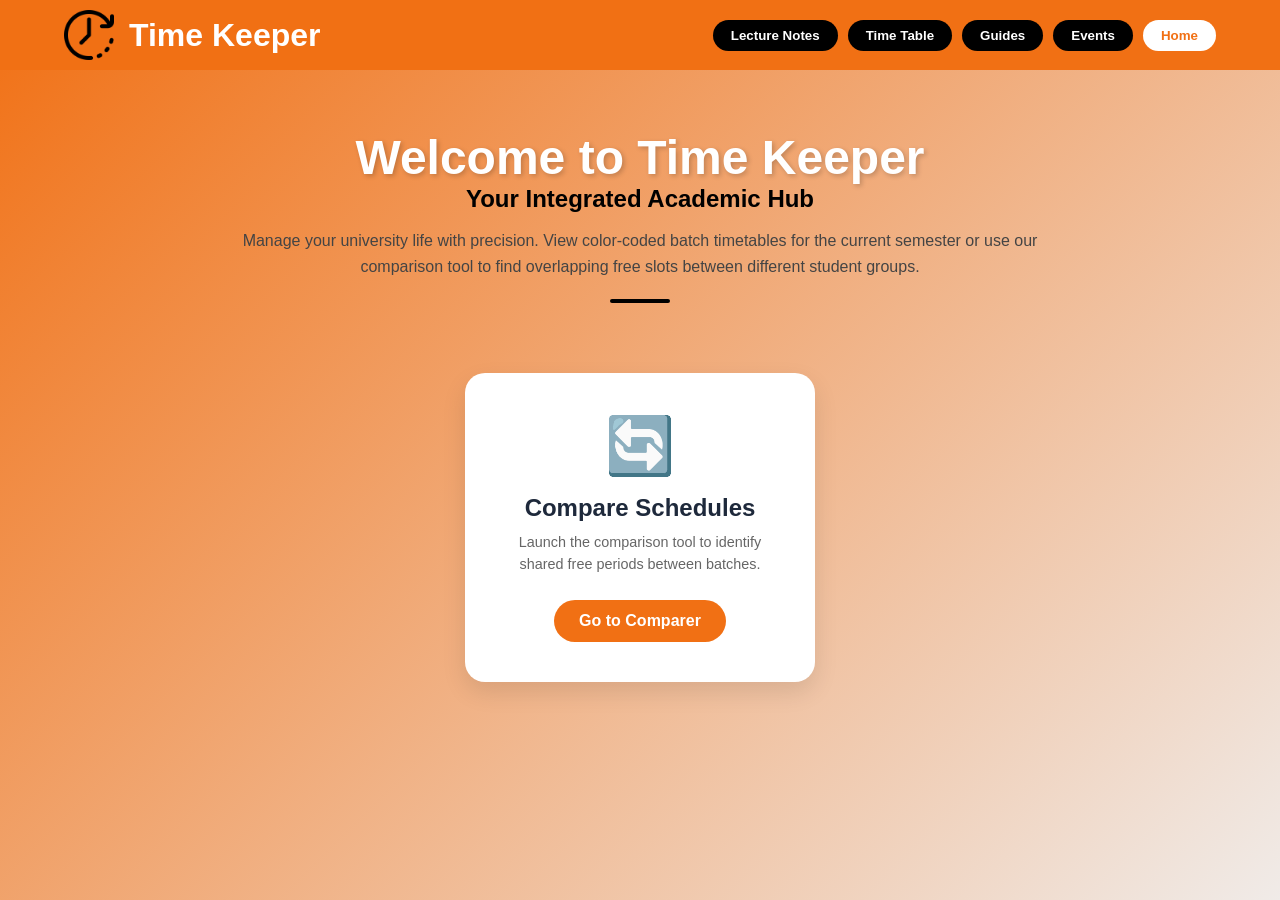
<file: hackthon web project/hackthon web project/index.html>
<!DOCTYPE html>
<html lang="en">
<head>
    <meta charset="UTF-8">
    <meta name="viewport" content="width=device-width, initial-scale=1.0">
    <title>TimeKeeper | Home</title>
    <link rel="preconnect" href="https://fonts.googleapis.com">
    <link rel="preconnect" href="https://fonts.gstatic.com" crossorigin>
    <link href="https://fonts.googleapis.com/css2?family=JetBrains+Mono:wght@100..800&display=swap" rel="stylesheet">
    <link rel="stylesheet" href="style.css">
    <link rel="icon" type="image/x-icon" href="00 - images/unnamed.png">
    <script src="func.js"></script>
</head>
<body>

    <header id="header">
        <div id="imgtitle">
            <img src="00 - images/wall-clock.png" alt="Logo" width="50px">
            <h1 id="title">Time Keeper</h1>
        </div>
        <nav id="links">
            <button class="nav-btn" onclick="Notes()">Lecture Notes</button>
            <button class="nav-btn" onclick="Time()">Time Table</button>
            <button class="nav-btn" onclick="Guides()">Guides</button>
            <button class="nav-btn" onclick="Events()">Events</button>
            <button class="nav-btn active-page" onclick="Home()">Home</button>
        </nav>
    </header>

    <main class="container">
        <section class="hero-section center-text">
            <h2 class="welcome-title">Welcome to Time Keeper</h2>
            <p class="welcome-subtitle">Your Integrated Academic Hub</p>
            <p class="welcome-desc">Manage your university life with precision. View color-coded batch timetables for the current semester or use our comparison tool to find overlapping free slots between different student groups.</p>
            <div class="header-divider"></div>
        </section>

        <div class="dashboard-grid">
            <div class="feature-card">
                <div class="card-icon">🔄</div>
                <h3>Compare Schedules</h3>
                <p>Launch the comparison tool to identify shared free periods between batches.</p>
                <a href="secondary%20pages/timetable/timetable.html" class="cta-button">Go to Comparer</a>
            </div>
        </div>
    </main>

    <!-- Chatbase AI Chatbot -->
    <script>
        (function(){if(!window.chatbase||window.chatbase("getState")!=="initialized"){window.chatbase=(...arguments)=>{if(!window.chatbase.q){window.chatbase.q=[]}window.chatbase.q.push(arguments)};window.chatbase=new Proxy(window.chatbase,{get(target,prop){if(prop==="q"){return target.q}return(...args)=>target(prop,...args)}})}const onLoad=function(){const script=document.createElement("script");script.src="https://www.chatbase.co/embed.min.js";script.id="HdjCmno4SoO4QZL9_IvTQ";script.domain="www.chatbase.co";document.body.appendChild(script)};if(document.readyState==="complete"){onLoad()}else{window.addEventListener("load",onLoad)}})();
    </script>

</body>
</html>
</file>
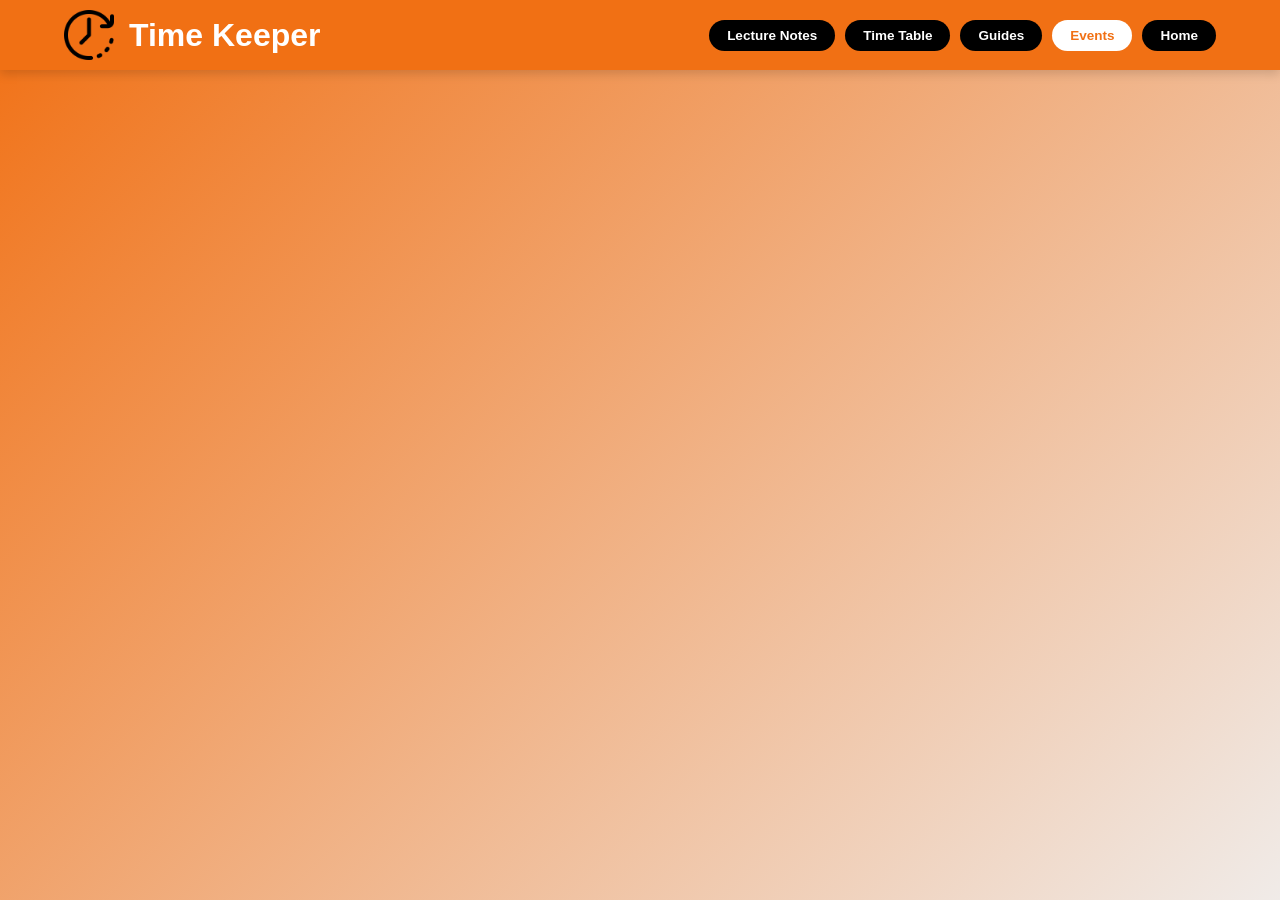
<file: hackthon web project/hackthon web project/secondary pages/events/events.html>
<!DOCTYPE html>
<html lang="en">
<head>
    <meta charset="UTF-8">
    <meta name="viewport" content="width=device-width, initial-scale=1.0">
    <title>Events and Notices | TimeKeeper</title>
    <link rel="preconnect" href="https://fonts.googleapis.com">
    <link rel="preconnect" href="https://fonts.gstatic.com" crossorigin>
    <link href="https://fonts.googleapis.com/css2?family=JetBrains+Mono:wght@100..800&display=swap" rel="stylesheet">
    <link rel="stylesheet" href="style.css">
    <link rel="icon" type="image/x-icon" href="/00 - images/unnamed.png">
    <script src="../nav.js"></script>
    <script>
        function Home()   { window.location.href = "../../index.html" }
        function Notes()  { window.location.href = "../lecture%20notes/lecture.html" }
        function Time()   { window.location.href = "../timetable/timetable.html" }
        function Guides() { window.location.href = "../guides/guides.html" }
        function Events() { window.location.href = "../events/events.html" }
    </script>
</head>
<body>

    <header id="header">
        <div id="imgtitle">
            <img src="../../00 - images/wall-clock.png" alt="Logo" width="50px">
            <h1 id="title">Time Keeper</h1>
        </div>
        <nav id="links">
            <button class="nav-btn" onclick="Notes()">Lecture Notes</button>
            <button class="nav-btn" onclick="Time()">Time Table</button>
            <button class="nav-btn" onclick="Guides()">Guides</button>
            <button class="nav-btn active-page" onclick="Events()">Events</button>
            <button class="nav-btn" onclick="Home()">Home</button>
        </nav>
    </header>

    <main class="container">
        <!-- Your content goes here -->
    </main>

</body>
</html>
</file>
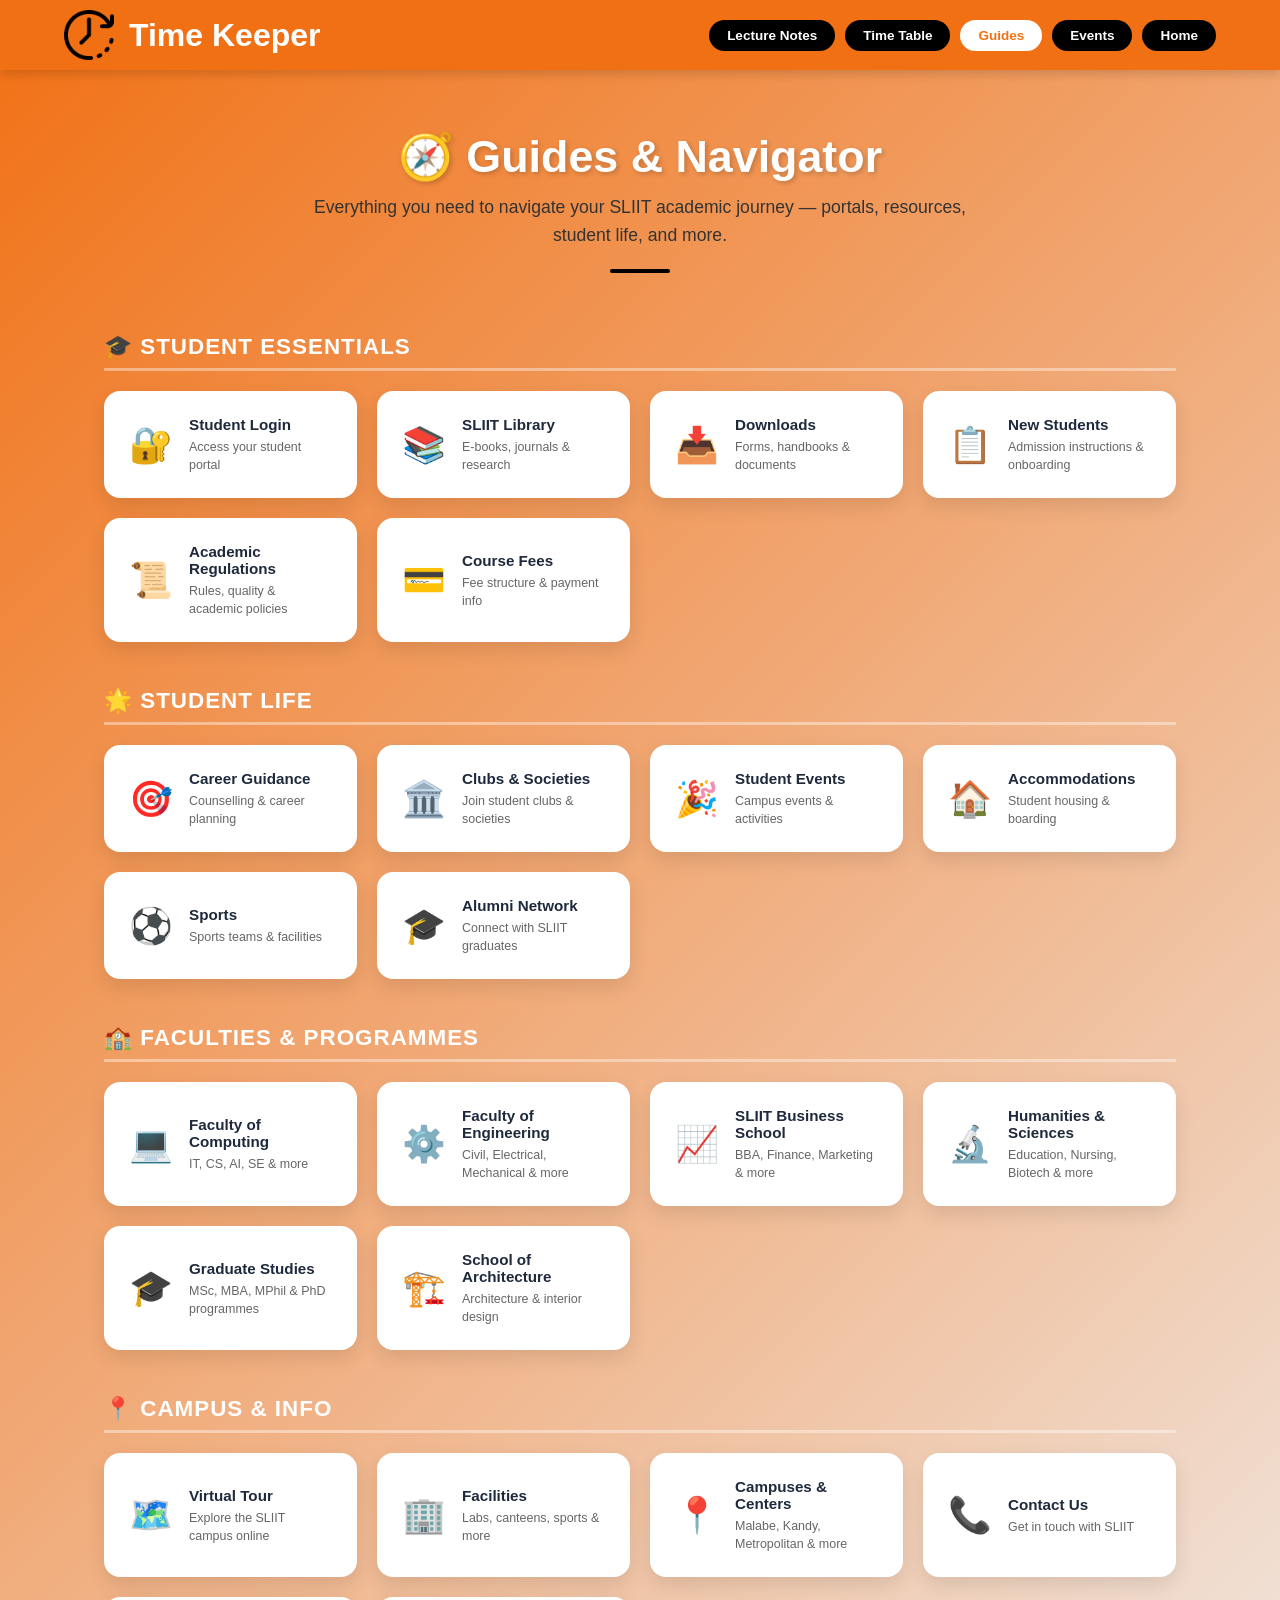
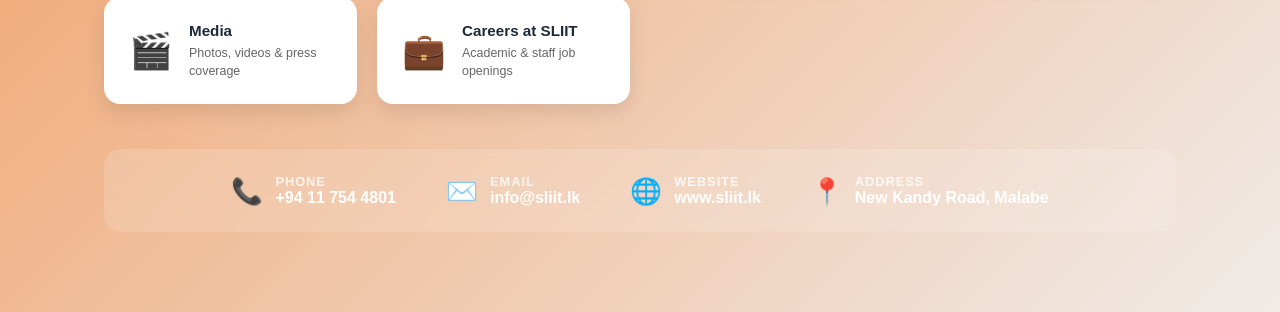
<file: hackthon web project/hackthon web project/secondary pages/guides/guides.html>
<!DOCTYPE html>
<html lang="en">
<head>
    <meta charset="UTF-8">
    <meta name="viewport" content="width=device-width, initial-scale=1.0">
    <title>Guides & Navigator | TimeKeeper</title>
    <link rel="preconnect" href="https://fonts.googleapis.com">
    <link rel="preconnect" href="https://fonts.gstatic.com" crossorigin>
    <link href="https://fonts.googleapis.com/css2?family=JetBrains+Mono:wght@100..800&display=swap" rel="stylesheet">
    <link rel="stylesheet" href="style.css">
    <link rel="icon" type="image/x-icon" href="/00 - images/unnamed.png">
    <script src="../nav.js"></script>
    <script>
        function Home()   { window.location.href = "../../index.html" }
        function Notes()  { window.location.href = "../lecture%20notes/lecture.html" }
        function Time()   { window.location.href = "../timetable/timetable.html" }
        function Guides() { window.location.href = "../guides/guides.html" }
        function Events() { window.location.href = "../events/events.html" }
    </script>
</head>
<body>
 
    <header id="header">
        <div id="imgtitle">
            <img src="../../00 - images/wall-clock.png" alt="Logo" width="50px">
            <h1 id="title">Time Keeper</h1>
        </div>
        <nav id="links">
            <button class="nav-btn" onclick="Notes()">Lecture Notes</button>
            <button class="nav-btn" onclick="Time()">Time Table</button>
            <button class="nav-btn active-page" onclick="Guides()">Guides</button>
            <button class="nav-btn" onclick="Events()">Events</button>
            <button class="nav-btn" onclick="Home()">Home</button>
        </nav>
    </header>
 
    <main class="container">
 
        <section class="page-hero">
            <h1>🧭 Guides & Navigator</h1>
            <p>Everything you need to navigate your SLIIT academic journey — portals, resources, student life, and more.</p>
            <div class="page-divider"></div>
        </section>
 
        <!-- Student Essentials -->
        <div class="guide-section">
            <p class="section-title">🎓 Student Essentials</p>
            <div class="guide-grid">
                <a href="https://www.sliit.lk/student-login/" target="_blank" class="guide-card">
                    <span class="guide-card-icon">🔐</span>
                    <div class="guide-card-text">
                        <h3>Student Login</h3>
                        <span class="guide-card-desc">Access your student portal</span>
                    </div>
                </a>
                <a href="http://library.sliit.lk/" target="_blank" class="guide-card">
                    <span class="guide-card-icon">📚</span>
                    <div class="guide-card-text">
                        <h3>SLIIT Library</h3>
                        <span class="guide-card-desc">E-books, journals & research</span>
                    </div>
                </a>
                <a href="https://www.sliit.lk/downloads/" target="_blank" class="guide-card">
                    <span class="guide-card-icon">📥</span>
                    <div class="guide-card-text">
                        <h3>Downloads</h3>
                        <span class="guide-card-desc">Forms, handbooks & documents</span>
                    </div>
                </a>
                <a href="https://www.sliit.lk/admission-instructions/" target="_blank" class="guide-card">
                    <span class="guide-card-icon">📋</span>
                    <div class="guide-card-text">
                        <h3>New Students</h3>
                        <span class="guide-card-desc">Admission instructions & onboarding</span>
                    </div>
                </a>
                <a href="https://www.sliit.lk/about/about-sliit/academic-quality-regulations/" target="_blank" class="guide-card">
                    <span class="guide-card-icon">📜</span>
                    <div class="guide-card-text">
                        <h3>Academic Regulations</h3>
                        <span class="guide-card-desc">Rules, quality & academic policies</span>
                    </div>
                </a>
                <a href="https://www.sliit.lk/course-fees/" target="_blank" class="guide-card">
                    <span class="guide-card-icon">💳</span>
                    <div class="guide-card-text">
                        <h3>Course Fees</h3>
                        <span class="guide-card-desc">Fee structure & payment info</span>
                    </div>
                </a>
            </div>
        </div>
 
        <!-- Student Life -->
        <div class="guide-section">
            <p class="section-title">🌟 Student Life</p>
            <div class="guide-grid">
                <a href="https://www.sliit.lk/student-life/career-guidance-and-counseling/" target="_blank" class="guide-card">
                    <span class="guide-card-icon">🎯</span>
                    <div class="guide-card-text">
                        <h3>Career Guidance</h3>
                        <span class="guide-card-desc">Counselling & career planning</span>
                    </div>
                </a>
                <a href="https://www.sliit.lk/student-life/clubs-societies/" target="_blank" class="guide-card">
                    <span class="guide-card-icon">🏛️</span>
                    <div class="guide-card-text">
                        <h3>Clubs & Societies</h3>
                        <span class="guide-card-desc">Join student clubs & societies</span>
                    </div>
                </a>
                <a href="https://www.sliit.lk/student-life/student-events/" target="_blank" class="guide-card">
                    <span class="guide-card-icon">🎉</span>
                    <div class="guide-card-text">
                        <h3>Student Events</h3>
                        <span class="guide-card-desc">Campus events & activities</span>
                    </div>
                </a>
                <a href="https://www.sliit.lk/student-life/accommodations/" target="_blank" class="guide-card">
                    <span class="guide-card-icon">🏠</span>
                    <div class="guide-card-text">
                        <h3>Accommodations</h3>
                        <span class="guide-card-desc">Student housing & boarding</span>
                    </div>
                </a>
                <a href="https://www.sliit.lk/student-life/sports/" target="_blank" class="guide-card">
                    <span class="guide-card-icon">⚽</span>
                    <div class="guide-card-text">
                        <h3>Sports</h3>
                        <span class="guide-card-desc">Sports teams & facilities</span>
                    </div>
                </a>
                <a href="https://www.sliit.lk/alumni/" target="_blank" class="guide-card">
                    <span class="guide-card-icon">🎓</span>
                    <div class="guide-card-text">
                        <h3>Alumni Network</h3>
                        <span class="guide-card-desc">Connect with SLIIT graduates</span>
                    </div>
                </a>
            </div>
        </div>
 
        <!-- Faculties -->
        <div class="guide-section">
            <p class="section-title">🏫 Faculties & Programmes</p>
            <div class="guide-grid">
                <a href="https://www.sliit.lk/computing/" target="_blank" class="guide-card">
                    <span class="guide-card-icon">💻</span>
                    <div class="guide-card-text">
                        <h3>Faculty of Computing</h3>
                        <span class="guide-card-desc">IT, CS, AI, SE & more</span>
                    </div>
                </a>
                <a href="https://www.sliit.lk/engineering/" target="_blank" class="guide-card">
                    <span class="guide-card-icon">⚙️</span>
                    <div class="guide-card-text">
                        <h3>Faculty of Engineering</h3>
                        <span class="guide-card-desc">Civil, Electrical, Mechanical & more</span>
                    </div>
                </a>
                <a href="https://www.sliit.lk/business/" target="_blank" class="guide-card">
                    <span class="guide-card-icon">📈</span>
                    <div class="guide-card-text">
                        <h3>SLIIT Business School</h3>
                        <span class="guide-card-desc">BBA, Finance, Marketing & more</span>
                    </div>
                </a>
                <a href="https://www.sliit.lk/humanities-sciences/" target="_blank" class="guide-card">
                    <span class="guide-card-icon">🔬</span>
                    <div class="guide-card-text">
                        <h3>Humanities & Sciences</h3>
                        <span class="guide-card-desc">Education, Nursing, Biotech & more</span>
                    </div>
                </a>
                <a href="https://www.sliit.lk/graduate-studies/" target="_blank" class="guide-card">
                    <span class="guide-card-icon">🎓</span>
                    <div class="guide-card-text">
                        <h3>Graduate Studies</h3>
                        <span class="guide-card-desc">MSc, MBA, MPhil & PhD programmes</span>
                    </div>
                </a>
                <a href="https://www.sliit.lk/architecture" target="_blank" class="guide-card">
                    <span class="guide-card-icon">🏗️</span>
                    <div class="guide-card-text">
                        <h3>School of Architecture</h3>
                        <span class="guide-card-desc">Architecture & interior design</span>
                    </div>
                </a>
            </div>
        </div>
 
        <!-- Campus & Info -->
        <div class="guide-section">
            <p class="section-title">📍 Campus & Info</p>
            <div class="guide-grid">
                <a href="https://www.sliit.lk/virtual-tour/" target="_blank" class="guide-card">
                    <span class="guide-card-icon">🗺️</span>
                    <div class="guide-card-text">
                        <h3>Virtual Tour</h3>
                        <span class="guide-card-desc">Explore the SLIIT campus online</span>
                    </div>
                </a>
                <a href="https://www.sliit.lk/about/facilities/" target="_blank" class="guide-card">
                    <span class="guide-card-icon">🏢</span>
                    <div class="guide-card-text">
                        <h3>Facilities</h3>
                        <span class="guide-card-desc">Labs, canteens, sports & more</span>
                    </div>
                </a>
                <a href="https://www.sliit.lk/about/campuses-centers/" target="_blank" class="guide-card">
                    <span class="guide-card-icon">📍</span>
                    <div class="guide-card-text">
                        <h3>Campuses & Centers</h3>
                        <span class="guide-card-desc">Malabe, Kandy, Metropolitan & more</span>
                    </div>
                </a>
                <a href="https://www.sliit.lk/contact-us/" target="_blank" class="guide-card">
                    <span class="guide-card-icon">📞</span>
                    <div class="guide-card-text">
                        <h3>Contact Us</h3>
                        <span class="guide-card-desc">Get in touch with SLIIT</span>
                    </div>
                </a>
                <a href="https://www.sliit.lk/media/" target="_blank" class="guide-card">
                    <span class="guide-card-icon">🎬</span>
                    <div class="guide-card-text">
                        <h3>Media</h3>
                        <span class="guide-card-desc">Photos, videos & press coverage</span>
                    </div>
                </a>
                <a href="https://www.sliit.lk/about/careers/" target="_blank" class="guide-card">
                    <span class="guide-card-icon">💼</span>
                    <div class="guide-card-text">
                        <h3>Careers at SLIIT</h3>
                        <span class="guide-card-desc">Academic & staff job openings</span>
                    </div>
                </a>
            </div>
        </div>
 
        <!-- Contact Bar -->
        <div class="contact-bar">
            <a href="tel:+94117544801" class="contact-item">
                <span class="contact-item-icon">📞</span>
                <div class="contact-item-text">
                    <strong>Phone</strong>
                    <span>+94 11 754 4801</span>
                </div>
            </a>
            <a href="mailto:info@sliit.lk" class="contact-item">
                <span class="contact-item-icon">✉️</span>
                <div class="contact-item-text">
                    <strong>Email</strong>
                    <span>info@sliit.lk</span>
                </div>
            </a>
            <a href="https://www.sliit.lk" target="_blank" class="contact-item">
                <span class="contact-item-icon">🌐</span>
                <div class="contact-item-text">
                    <strong>Website</strong>
                    <span>www.sliit.lk</span>
                </div>
            </a>
            <div class="contact-item">
                <span class="contact-item-icon">📍</span>
                <div class="contact-item-text">
                    <strong>Address</strong>
                    <span>New Kandy Road, Malabe</span>
                </div>
            </div>
        </div>
 
    </main>
</body>
</html>
</file>
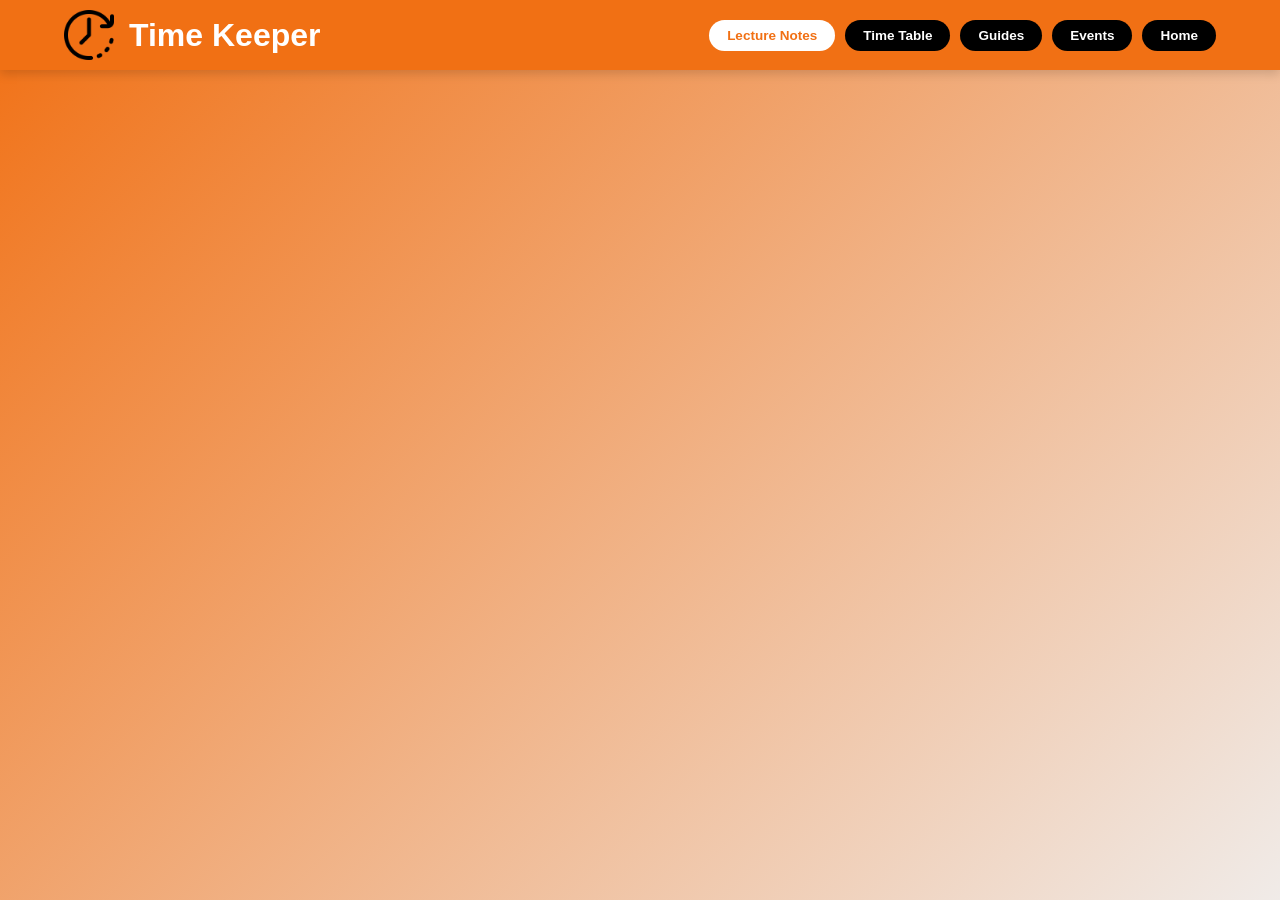
<file: hackthon web project/hackthon web project/secondary pages/lecture notes/lecture.html>
<!DOCTYPE html>
<html lang="en">
<head>
    <meta charset="UTF-8">
    <meta name="viewport" content="width=device-width, initial-scale=1.0">
    <title>Lecture Notes | TimeKeeper</title>
    <link rel="preconnect" href="https://fonts.googleapis.com">
    <link rel="preconnect" href="https://fonts.gstatic.com" crossorigin>
    <link href="https://fonts.googleapis.com/css2?family=JetBrains+Mono:wght@100..800&display=swap" rel="stylesheet">
    <link rel="stylesheet" href="style.css">
    <link rel="icon" type="image/x-icon" href="/00 - images/unnamed.png">
    <script src="../nav.js"></script>
    <script>
        function Home()   { window.location.href = "../../index.html" }
        function Notes()  { window.location.href = "../lecture%20notes/lecture.html" }
        function Time()   { window.location.href = "../timetable/timetable.html" }
        function Guides() { window.location.href = "../guides/guides.html" }
        function Events() { window.location.href = "../events/events.html" }
    </script>
</head>
<body>

    <header id="header">
        <div id="imgtitle">
            <img src="../../00 - images/wall-clock.png" alt="Logo" width="50px">
            <h1 id="title">Time Keeper</h1>
        </div>
        <nav id="links">
            <button class="nav-btn active-page" onclick="Notes()">Lecture Notes</button>
            <button class="nav-btn" onclick="Time()">Time Table</button>
            <button class="nav-btn" onclick="Guides()">Guides</button>
            <button class="nav-btn" onclick="Events()">Events</button>
            <button class="nav-btn" onclick="Home()">Home</button>
        </nav>
    </header>

    <main class="container">
        <!-- Your content goes here -->
    </main>

</body>
</html>
</file>
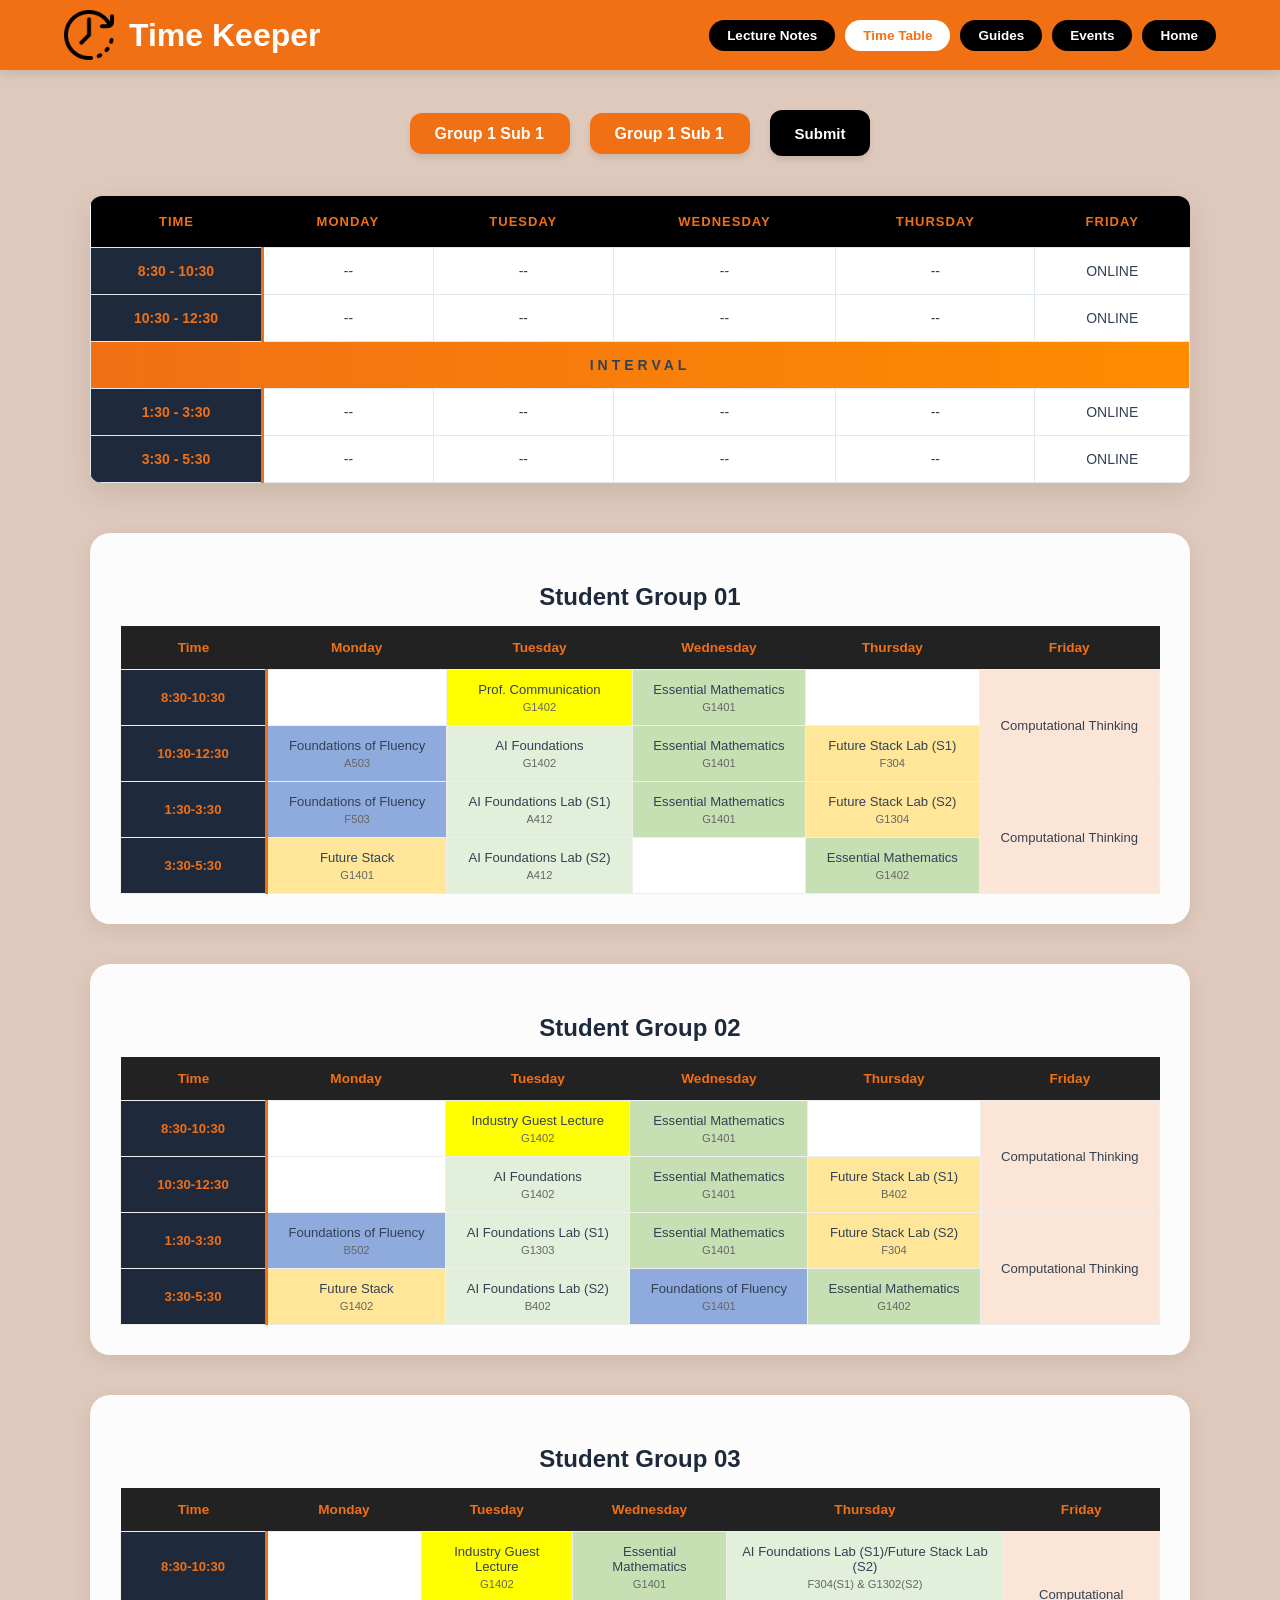
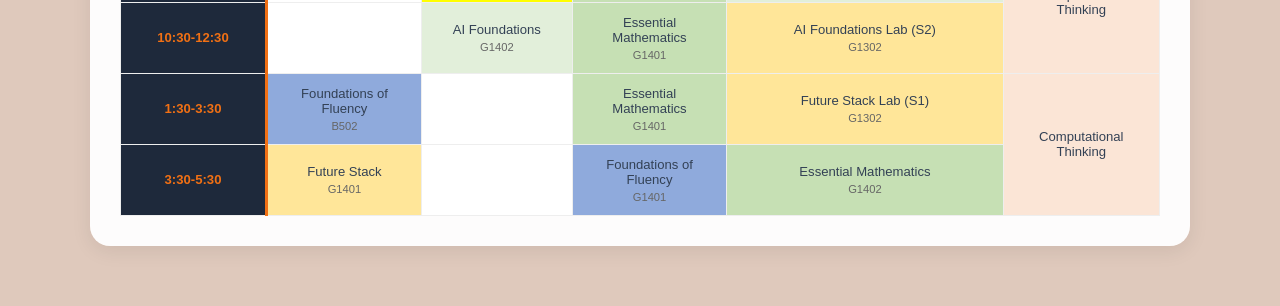
<file: hackthon web project/hackthon web project/secondary pages/timetable/timetable.html>
<!DOCTYPE html>
<html lang="en">
<head>
    <meta charset="UTF-8">
    <meta name="viewport" content="width=device-width, initial-scale=1.0">
    <title>Time Keeper | Timetable</title>
    
    <link rel="stylesheet" href="style.css">
    
    <link rel="preconnect" href="https://fonts.googleapis.com">
    <link rel="preconnect" href="https://fonts.gstatic.com" crossorigin>
    <link href="https://fonts.googleapis.com/css2?family=JetBrains+Mono:wght@100..800&display=swap" rel="stylesheet">
    <link rel="icon" type="image/x-icon" href="/00 - images/unnamed.png">
    
    <script src="time.js"></script>
    <script src="../nav.js"></script>
<script>
  function Home() { window.location.href = "../../index.html" }
  function Notes() { window.location.href = "../lecture%20notes/lecture.html" }
  function Time()  { window.location.href = "../timetable/timetable.html" }
  function Guides(){ window.location.href = "../guides/guides.html" }
  function Events(){ window.location.href = "../events/events.html" }
</script>
</head>

<body>

    <header id="header">
        <div id="imgtitle">
            <img src="../../00 - images/wall-clock.png" alt="Logo" width="50px">
            <h1 id="title">Time Keeper</h1>
        </div>
        <nav id="links">
            <button class="nav-btn" onclick="Notes()">Lecture Notes</button>
            <button class="nav-btn active-page" onclick="Time()">Time Table</button>
            <button class="nav-btn" onclick="Guides()">Guides</button>
            <button class="nav-btn" onclick="Events()">Events</button>
            <button class="nav-btn" onclick="Home()">Home</button>
        </nav>
    </header>

    <!-- Comparer (unchanged) -->
    <div id="selectors">
        <select id="TimeComparerV1">
            <option value="1.1">Group 1 Sub 1</option>
            <option value="1.2">Group 1 Sub 2</option>
            <option value="2.1">Group 2 Sub 1</option>
            <option value="2.2">Group 2 Sub 2</option>
            <option value="3.1">Group 3 Sub 1</option>
            <option value="3.2">Group 3 Sub 2</option>
        </select>
        <select id="TimeComparerV2">
            <option value="1.1">Group 1 Sub 1</option>
            <option value="1.2">Group 1 Sub 2</option>
            <option value="2.1">Group 2 Sub 1</option>
            <option value="2.2">Group 2 Sub 2</option>
            <option value="3.1">Group 3 Sub 1</option>
            <option value="3.2">Group 3 Sub 2</option>
        </select>
        <button id="TimeTableSubmit" onclick="Compare()">Submit</button>
    </div>

    <table>
        <thead>
            <tr>
                <th>TIME</th>
                <th>Monday</th>
                <th>Tuesday</th>
                <th>Wednesday</th>
                <th>Thursday</th>
                <th>Friday</th>
            </tr>
        </thead>
        <tbody>
            <tr>
                <td>8:30 - 10:30</td>
                <td id="1.1">--</td>
                <td id="1.2">--</td>
                <td id="1.3">--</td>
                <td id="1.4">--</td>
                <td>ONLINE</td>
            </tr>
            <tr>
                <td>10:30 - 12:30</td>
                <td id="2.1">--</td>
                <td id="2.2">--</td>
                <td id="2.3">--</td>
                <td id="2.4">--</td>
                <td>ONLINE</td>
            </tr>
            <tr class="interval">
                <td colspan="6">INTERVAL</td>
            </tr>
            <tr>
                <td>1:30 - 3:30</td>
                <td id="3.1">--</td>
                <td id="3.2">--</td>
                <td id="3.3">--</td>
                <td id="3.4">--</td>
                <td>ONLINE</td>
            </tr>
            <tr>
                <td>3:30 - 5:30</td>
                <td id="4.1">--</td>
                <td id="4.2">--</td>
                <td id="4.3">--</td>
                <td id="4.4">--</td>
                <td>ONLINE</td>
            </tr>
        </tbody>
    </table>

    <!-- Group Timetables displayed directly -->
    <div class="group-timetables">

        <div class="group-section">
            <h2 class="center-text">Student Group 01</h2>
            <div class="group-table-container">
                <table class="group-table">
                    <thead>
                        <tr><th>Time</th><th>Monday</th><th>Tuesday</th><th>Wednesday</th><th>Thursday</th><th>Friday</th></tr>
                    </thead>
                    <tbody>
                        <tr><td>8:30-10:30</td><td></td><td class="cat-comm">Prof. Communication<br><span>G1402</span></td><td class="cat-math">Essential Mathematics<br><span>G1401</span></td><td></td><td class="cat-ct" rowspan="2">Computational Thinking</td></tr>
                        <tr><td>10:30-12:30</td><td class="cat-fluency">Foundations of Fluency<br><span>A503</span></td><td class="cat-ai">AI Foundations<br><span>G1402</span></td><td class="cat-math">Essential Mathematics<br><span>G1401</span></td><td class="cat-stack">Future Stack Lab (S1)<br><span>F304</span></td></tr>
                        <tr><td>1:30-3:30</td><td class="cat-fluency">Foundations of Fluency<br><span>F503</span></td><td class="cat-ai">AI Foundations Lab (S1)<br><span>A412</span></td><td class="cat-math">Essential Mathematics<br><span>G1401</span></td><td class="cat-stack">Future Stack Lab (S2)<br><span>G1304</span></td><td class="cat-ct" rowspan="2">Computational Thinking</td></tr>
                        <tr><td>3:30-5:30</td><td class="cat-stack">Future Stack<br><span>G1401</span></td><td class="cat-ai">AI Foundations Lab (S2)<br><span>A412</span></td><td></td><td class="cat-math">Essential Mathematics<br><span>G1402</span></td></tr>
                    </tbody>
                </table>
            </div>
        </div>

        <div class="group-section">
            <h2 class="center-text">Student Group 02</h2>
            <div class="group-table-container">
                <table class="group-table">
                    <thead>
                        <tr><th>Time</th><th>Monday</th><th>Tuesday</th><th>Wednesday</th><th>Thursday</th><th>Friday</th></tr>
                    </thead>
                    <tbody>
                        <tr><td>8:30-10:30</td><td></td><td class="cat-comm">Industry Guest Lecture<br><span>G1402</span></td><td class="cat-math">Essential Mathematics<br><span>G1401</span></td><td></td><td class="cat-ct" rowspan="2">Computational Thinking</td></tr>
                        <tr><td>10:30-12:30</td><td></td><td class="cat-ai">AI Foundations<br><span>G1402</span></td><td class="cat-math">Essential Mathematics<br><span>G1401</span></td><td class="cat-stack">Future Stack Lab (S1)<br><span>B402</span></td></tr>
                        <tr><td>1:30-3:30</td><td class="cat-fluency">Foundations of Fluency<br><span>B502</span></td><td class="cat-ai">AI Foundations Lab (S1)<br><span>G1303</span></td><td class="cat-math">Essential Mathematics<br><span>G1401</span></td><td class="cat-stack">Future Stack Lab (S2)<br><span>F304</span></td><td class="cat-ct" rowspan="2">Computational Thinking</td></tr>
                        <tr><td>3:30-5:30</td><td class="cat-stack">Future Stack<br><span>G1402</span></td><td class="cat-ai">AI Foundations Lab (S2)<br><span>B402</span></td><td class="cat-fluency">Foundations of Fluency<br><span>G1401</span></td><td class="cat-math">Essential Mathematics<br><span>G1402</span></td></tr>
                    </tbody>
                </table>
            </div>
        </div>

        <div class="group-section">
            <h2 class="center-text">Student Group 03</h2>
            <div class="group-table-container">
                <table class="group-table">
                    <thead>
                        <tr><th>Time</th><th>Monday</th><th>Tuesday</th><th>Wednesday</th><th>Thursday</th><th>Friday</th></tr>
                    </thead>
                    <tbody>
                        <tr><td>8:30-10:30</td><td></td><td class="cat-comm">Industry Guest Lecture<br><span>G1402</span></td><td class="cat-math">Essential Mathematics<br><span>G1401</span></td><td class="cat-ai">AI Foundations Lab (S1)/Future Stack Lab (S2)<br><span>F304(S1) &amp; G1302(S2)</span></td><td class="cat-ct" rowspan="2">Computational Thinking</td></tr>
                        <tr><td>10:30-12:30</td><td></td><td class="cat-ai">AI Foundations<br><span>G1402</span></td><td class="cat-math">Essential Mathematics<br><span>G1401</span></td><td class="cat-stack">AI Foundations Lab (S2)<br><span>G1302</span></td></tr>
                        <tr><td>1:30-3:30</td><td class="cat-fluency">Foundations of Fluency<br><span>B502</span></td><td></td><td class="cat-math">Essential Mathematics<br><span>G1401</span></td><td class="cat-stack">Future Stack Lab (S1)<br><span>G1302</span></td><td class="cat-ct" rowspan="2">Computational Thinking</td></tr>
                        <tr><td>3:30-5:30</td><td class="cat-stack">Future Stack<br><span>G1401</span></td><td></td><td class="cat-fluency">Foundations of Fluency<br><span>G1401</span></td><td class="cat-math">Essential Mathematics<br><span>G1402</span></td></tr>
                    </tbody>
                </table>
            </div>
        </div>

    </div>

</body>
</html>
</file>
<file: hackthon web project/hackthon web project/style.css>
* {
    margin: 0;
    padding: 0;
    box-sizing: border-box;
}

body {
    background: linear-gradient(135deg, #f17014, #f0ebe8);
    font-family: 'Segoe UI', Tahoma, Geneva, Verdana, sans-serif;
    min-height: 100vh;
    color: #fff;
    display: flex;
    flex-direction: column;
}

/* ── Header & Navigation ── */
#header {
    background-color: rgb(241, 112, 20);
    display: flex;
    justify-content: space-between;
    align-items: center;
    padding: 10px 5%;
    position: sticky;
    top: 0;
    z-index: 1000;
    height: 70px;
    box-sizing: border-box;
}

#imgtitle {
    display: flex;
    align-items: center;
    gap: 15px;
}

#title {
    color: white;
    margin: 0;
    font-size: 2rem;
}

#links {
    display: flex;
    gap: 10px;
}

.nav-btn {
    background-color: black;
    color: white;
    border: none;
    padding: 8px 18px;
    border-radius: 20px;
    font-weight: bold;
    cursor: pointer;
    transition: 0.3s;
}

.nav-btn:hover, .nav-btn.active-page {
    color: rgb(241, 112, 20);
    background-color: white !important;
}

/* ── Main Container ── */
.container {
    padding: 40px 5%;
    flex: 1;
    max-width: 1200px;
    margin: 0 auto;
}

/* ── Hero Section ── */
.hero-section {
    margin-bottom: 50px;
    padding: 20px;
}

.welcome-title {
    font-size: 3rem;
    color: white;
    text-shadow: 2px 2px 5px rgba(0,0,0,0.2);
}

.welcome-subtitle {
    font-size: 1.5rem;
    font-weight: 800;
    color: #000;
    margin-bottom: 15px;
}

.welcome-desc {
    max-width: 800px;
    margin: 0 auto 20px;
    line-height: 1.6;
    color: #444;
}

.header-divider {
    height: 4px;
    width: 60px;
    background: black;
    margin: 0 auto;
    border-radius: 2px;
}

/* ── Dashboard Cards ── */
.dashboard-grid {
    display: flex;
    justify-content: center;
    gap: 30px;
    margin-bottom: 50px;
}

.feature-card {
    background: white;
    padding: 40px;
    border-radius: 20px;
    text-align: center;
    width: 350px;
    box-shadow: 0 10px 25px rgba(0,0,0,0.1);
    transition: 0.3s ease;
}

.feature-card:hover {
    transform: translateY(-10px);
    box-shadow: 0 15px 35px rgba(0,0,0,0.2);
}

.card-icon {
    font-size: 3.5rem;
    margin-bottom: 15px;
}

.feature-card h3 {
    margin-bottom: 10px;
    font-size: 1.5rem;
    color: #1e293b;
}

.feature-card p {
    font-size: 0.9rem;
    color: #666;
    margin-bottom: 25px;
    line-height: 1.5;
}

.cta-button {
    display: inline-block;
    background-color: rgb(241, 112, 20);
    color: white !important;
    padding: 12px 25px;
    border-radius: 25px;
    text-decoration: none;
    font-weight: bold;
    transition: 0.3s;
    cursor: pointer;
}

.cta-button:hover {
    background-color: black;
}

/* ── Utilities ── */
.center-text {
    text-align: center;
}
</file>
<file: hackthon web project/hackthon web project/secondary pages/events/style.css>
* {
    margin: 0;
    padding: 0;
    box-sizing: border-box;
}

body {
    background: linear-gradient(135deg, #f17014, #f0ebe8);
    font-family: 'Segoe UI', Tahoma, Geneva, Verdana, sans-serif;
    min-height: 100vh;
    color: #fff;
    display: flex;
    flex-direction: column;
}

#header {
    background-color: rgb(241, 112, 20);
    display: flex;
    justify-content: space-between;
    align-items: center;
    padding: 10px 5%;
    position: sticky;
    top: 0;
    z-index: 1000;
    height: 70px;
    box-sizing: border-box;
    box-shadow: 0 4px 10px rgba(0,0,0,0.15);
}

#imgtitle {
    display: flex;
    align-items: center;
    gap: 15px;
}

#title {
    color: white;
    margin: 0;
    font-size: 2rem;
}

#links {
    display: flex;
    gap: 10px;
}

.nav-btn {
    background-color: black;
    color: white;
    border: none;
    padding: 8px 18px;
    border-radius: 20px;
    font-weight: bold;
    font-size: 13.5px;
    cursor: pointer;
    transition: 0.3s;
}

.nav-btn:hover, .nav-btn.active-page {
    color: rgb(241, 112, 20);
    background-color: white !important;
}

.container {
    padding: 40px 5%;
    flex: 1;
    max-width: 1200px;
    margin: 0 auto;
    width: 100%;
}
</file>
<file: hackthon web project/hackthon web project/secondary pages/guides/style.css>
* {
    margin: 0;
    padding: 0;
    box-sizing: border-box;
}
 
body {
    background: linear-gradient(135deg, #f17014, #f0ebe8);
    font-family: 'Segoe UI', Tahoma, Geneva, Verdana, sans-serif;
    min-height: 100vh;
    color: #fff;
    display: flex;
    flex-direction: column;
}
 
/* ── Header ── */
#header {
    background-color: rgb(241, 112, 20);
    display: flex;
    justify-content: space-between;
    align-items: center;
    padding: 10px 5%;
    position: sticky;
    top: 0;
    z-index: 1000;
    height: 70px;
    box-sizing: border-box;
    box-shadow: 0 4px 10px rgba(0,0,0,0.15);
}
 
#imgtitle {
    display: flex;
    align-items: center;
    gap: 15px;
}
 
#title {
    color: white;
    margin: 0;
    font-size: 2rem;
}
 
#links {
    display: flex;
    gap: 10px;
}
 
.nav-btn {
    background-color: black;
    color: white;
    border: none;
    padding: 8px 18px;
    border-radius: 20px;
    font-weight: bold;
    font-size: 13.5px;
    cursor: pointer;
    transition: 0.3s;
}
 
.nav-btn:hover, .nav-btn.active-page {
    color: rgb(241, 112, 20);
    background-color: white !important;
}
 
/* ── Container ── */
.container {
    padding: 40px 5%;
    flex: 1;
    max-width: 1200px;
    margin: 0 auto;
    width: 100%;
}
 
/* ── Page Hero ── */
.page-hero {
    text-align: center;
    margin-bottom: 40px;
    padding: 20px;
}
 
.page-hero h1 {
    font-size: 2.8rem;
    color: white;
    text-shadow: 2px 2px 5px rgba(0,0,0,0.2);
    margin-bottom: 10px;
}
 
.page-hero p {
    font-size: 1.1rem;
    color: #333;
    max-width: 700px;
    margin: 0 auto 20px;
    line-height: 1.6;
}
 
.page-divider {
    height: 4px;
    width: 60px;
    background: black;
    margin: 0 auto;
    border-radius: 2px;
}
 
/* ── Section Title ── */
.section-title {
    font-size: 1.4rem;
    color: white;
    font-weight: 800;
    margin-bottom: 20px;
    padding-bottom: 8px;
    border-bottom: 3px solid rgba(255,255,255,0.4);
    text-transform: uppercase;
    letter-spacing: 1px;
}
 
/* ── Guide Sections ── */
.guide-section {
    margin-bottom: 45px;
}
 
.guide-grid {
    display: grid;
    grid-template-columns: repeat(auto-fill, minmax(250px, 1fr));
    gap: 20px;
}
 
.guide-card {
    background: white;
    border-radius: 16px;
    padding: 25px;
    box-shadow: 0 8px 20px rgba(0,0,0,0.1);
    text-decoration: none;
    color: #1e293b;
    transition: 0.3s ease;
    display: flex;
    align-items: center;
    gap: 16px;
}
 
.guide-card:hover {
    transform: translateY(-6px);
    box-shadow: 0 15px 30px rgba(0,0,0,0.18);
    background: rgb(241, 112, 20);
    color: white;
}
 
.guide-card:hover .guide-card-desc {
    color: rgba(255,255,255,0.85);
}
 
.guide-card-icon {
    font-size: 2.2rem;
    flex-shrink: 0;
}
 
.guide-card-text h3 {
    font-size: 0.95rem;
    font-weight: 700;
    margin-bottom: 4px;
}
 
.guide-card-desc {
    font-size: 0.78rem;
    color: #666;
    transition: 0.3s;
}
 
/* ── Contact Bar ── */
.contact-bar {
    background: rgba(255,255,255,0.15);
    border-radius: 16px;
    padding: 25px 30px;
    display: flex;
    justify-content: center;
    gap: 50px;
    flex-wrap: wrap;
    margin-bottom: 40px;
    backdrop-filter: blur(4px);
}
 
.contact-item {
    display: flex;
    align-items: center;
    gap: 12px;
    color: white;
    text-decoration: none;
}
 
.contact-item-icon {
    font-size: 1.6rem;
}
 
.contact-item-text strong {
    display: block;
    font-size: 0.8rem;
    text-transform: uppercase;
    letter-spacing: 1px;
    opacity: 0.8;
}
 
.contact-item-text span {
    font-size: 1rem;
    font-weight: 700;
}
</file>
<file: hackthon web project/hackthon web project/secondary pages/lecture notes/style.css>
* {
    margin: 0;
    padding: 0;
    box-sizing: border-box;
}

body {
    background: linear-gradient(135deg, #f17014, #f0ebe8);
    font-family: 'Segoe UI', Tahoma, Geneva, Verdana, sans-serif;
    min-height: 100vh;
    color: #fff;
    display: flex;
    flex-direction: column;
}

#header {
    background-color: rgb(241, 112, 20);
    display: flex;
    justify-content: space-between;
    align-items: center;
    padding: 10px 5%;
    position: sticky;
    top: 0;
    z-index: 1000;
    height: 70px;
    box-sizing: border-box;
    box-shadow: 0 4px 10px rgba(0,0,0,0.15);
}

#imgtitle {
    display: flex;
    align-items: center;
    gap: 15px;
}

#title {
    color: white;
    margin: 0;
    font-size: 2rem;
}

#links {
    display: flex;
    gap: 10px;
}

.nav-btn {
    background-color: black;
    color: white;
    border: none;
    padding: 8px 18px;
    border-radius: 20px;
    font-weight: bold;
    font-size: 13.5px;
    cursor: pointer;
    transition: 0.3s;
}

.nav-btn:hover, .nav-btn.active-page {
    color: rgb(241, 112, 20);
    background-color: white !important;
}

.container {
    padding: 40px 5%;
    flex: 1;
    max-width: 1200px;
    margin: 0 auto;
    width: 100%;
}
</file>
<file: hackthon web project/hackthon web project/secondary pages/timetable/style.css>
/* 1. Reset and Body */
body {
    background-color: rgb(223, 201, 188); 
    color: rgb(30, 41, 59);
    font-family: 'Segoe UI', Tahoma, Geneva, Verdana, sans-serif;
    margin: 0;
    padding: 0;
}

/* 2. Header */
#header {
    background-color: rgb(241, 112, 20); 
    display: flex;
    justify-content: space-between;
    align-items: center;
    padding: 0 5%;
    position: sticky;
    top: 0;
    z-index: 1000;
    height: 70px;
    box-sizing: border-box;
    box-shadow: 0 4px 10px rgba(0, 0, 0, 0.1);
}

#imgtitle {
    display: flex;
    align-items: center;
    gap: 15px;
}

#title {
    color: white;
    margin: 0;
    font-size: 2rem;
}

#links {
    display: flex;
    gap: 10px;
}

/* 3. Navigation Buttons */
.nav-btn {
    background-color: black;
    color: white;
    border: none;
    padding: 8px 18px;
    border-radius: 20px;
    font-weight: bold;
    font-size: 13.5px;
    cursor: pointer;
    transition: 0.3s ease;
}

.nav-btn:hover {
    color: rgb(241, 112, 20);
    background-color: white;
}

.nav-btn.active-page {
    background-color: #fff !important;
    color: rgb(241, 112, 20) !important;
}

/* 4. Selectors */
#selectors {
    display: flex;
    justify-content: center;
    align-items: center;
    gap: 20px;
    margin: 40px auto;
    padding: 0 20px;
}

#selectors select {
    appearance: none; 
    background-color: rgb(241, 112, 20);
    color: #ffffff;
    border: none;
    padding: 12px 25px;
    border-radius: 12px;
    font-weight: 600;
    font-size: 16px;
    cursor: pointer;
    transition: all 0.3s ease; 
    box-shadow: 0 4px 6px rgba(0, 0, 0, 0.1);
    outline: none;
}

#selectors select option {
    background-color: #ffffff !important; 
    color: rgb(241, 112, 20) !important;
    padding: 10px;
}

#selectors select:focus {
    box-shadow: 0 0 0 3px rgba(241, 112, 20, 0.4);
}

/* 5. Comparer Table */
table {
    margin: 20px auto 50px; 
    border-collapse: collapse; 
    background-color: #fff;
    width: 90%;
    max-width: 1100px;
    border-radius: 12px;
    overflow: hidden;
    box-shadow: 0 10px 30px rgba(0, 0, 0, 0.1);
}

th {
    background-color: #000 !important; 
    color: #f17014 !important;       
    padding: 18px;
    text-transform: uppercase;
    font-size: 13px;
    letter-spacing: 1px;
}

tr:not(.interval) td:first-child {
    background-color: #1e293b !important;
    color: #f17014 !important;        
    font-weight: bold;
    text-align: center;
    width: 140px;
    border-right: 3px solid #f17014;
}

.interval {
    background: linear-gradient(to right, rgb(241, 112, 20), rgb(255, 140, 0)) !important;
    color: #ffffff !important;
    font-weight: 800;
    text-transform: uppercase;
    letter-spacing: 4px;
}

td {
    padding: 15px;
    border: 1px solid #e2e8f0;
    text-align: center;
    color: #334155;
    font-size: 14px;
}

td:hover:not(:first-child):not(.interval) {
    background-color: #f17014 !important;
    color: #fff !important;
    cursor: pointer;
}

#TimeTableSubmit {
    height: 46px; 
    padding: 0 25px; 
    background-color: #000;
    color: white;
    border: none;
    border-radius: 12px;
    font-weight: 600;
    font-size: 15px;
    cursor: pointer;
    transition: all 0.3s ease;
    display: flex;
    align-items: center;
    justify-content: center;
    flex-shrink: 0;
    box-shadow: 0 4px 6px rgba(0, 0, 0, 0.1);
}

#TimeTableSubmit:hover {
    background-color: #f17014;
    transform: translateY(-2px);
    box-shadow: 0 6px 12px rgba(241, 112, 20, 0.3);
}

/* 6. Group Timetables Section */
.group-timetables {
    width: 90%;
    max-width: 1100px;
    margin: 0 auto 60px;
}

.group-section {
    background: rgba(255, 255, 255, 0.95);
    padding: 30px;
    border-radius: 20px;
    margin-bottom: 40px;
    box-shadow: 0 5px 20px rgba(0, 0, 0, 0.08);
}

.group-section h2 {
    color: #1e293b;
    margin-bottom: 10px;
}

.center-text {
    text-align: center;
}

.group-table-container {
    overflow-x: auto;
    margin-top: 15px;
}

.group-table {
    width: 100%;
    border-collapse: collapse;
    background: white;
    margin: 0 !important;
    box-shadow: none !important;
    border-radius: 0 !important;
}

.group-table th {
    background-color: #222 !important;
    color: #f17014 !important;
    padding: 14px !important;
    text-transform: none !important;
    font-size: 0.85rem !important;
    letter-spacing: 0 !important;
}

.group-table td {
    border: 1px solid #eee !important;
    padding: 12px !important;
    text-align: center !important;
    font-size: 0.82rem !important;
    color: #334155 !important;
}

.group-table tr td:first-child {
    background-color: #1e293b !important;
    color: #f17014 !important;
    font-weight: bold !important;
    width: 120px !important;
    border-right: 3px solid #f17014 !important;
}

.group-table td span {
    font-size: 0.7rem;
    display: block;
    margin-top: 4px;
    color: #666;
    font-weight: normal;
}

/* 7. Subject Colour Categories */
.cat-comm    { background-color: #ffff00; }
.cat-math    { background-color: #c6e0b4; }
.cat-fluency { background-color: #8faadc; }
.cat-ai      { background-color: #e2efda; }
.cat-stack   { background-color: #ffe699; }
.cat-ct      { background-color: #fbe5d6; }
</file>
